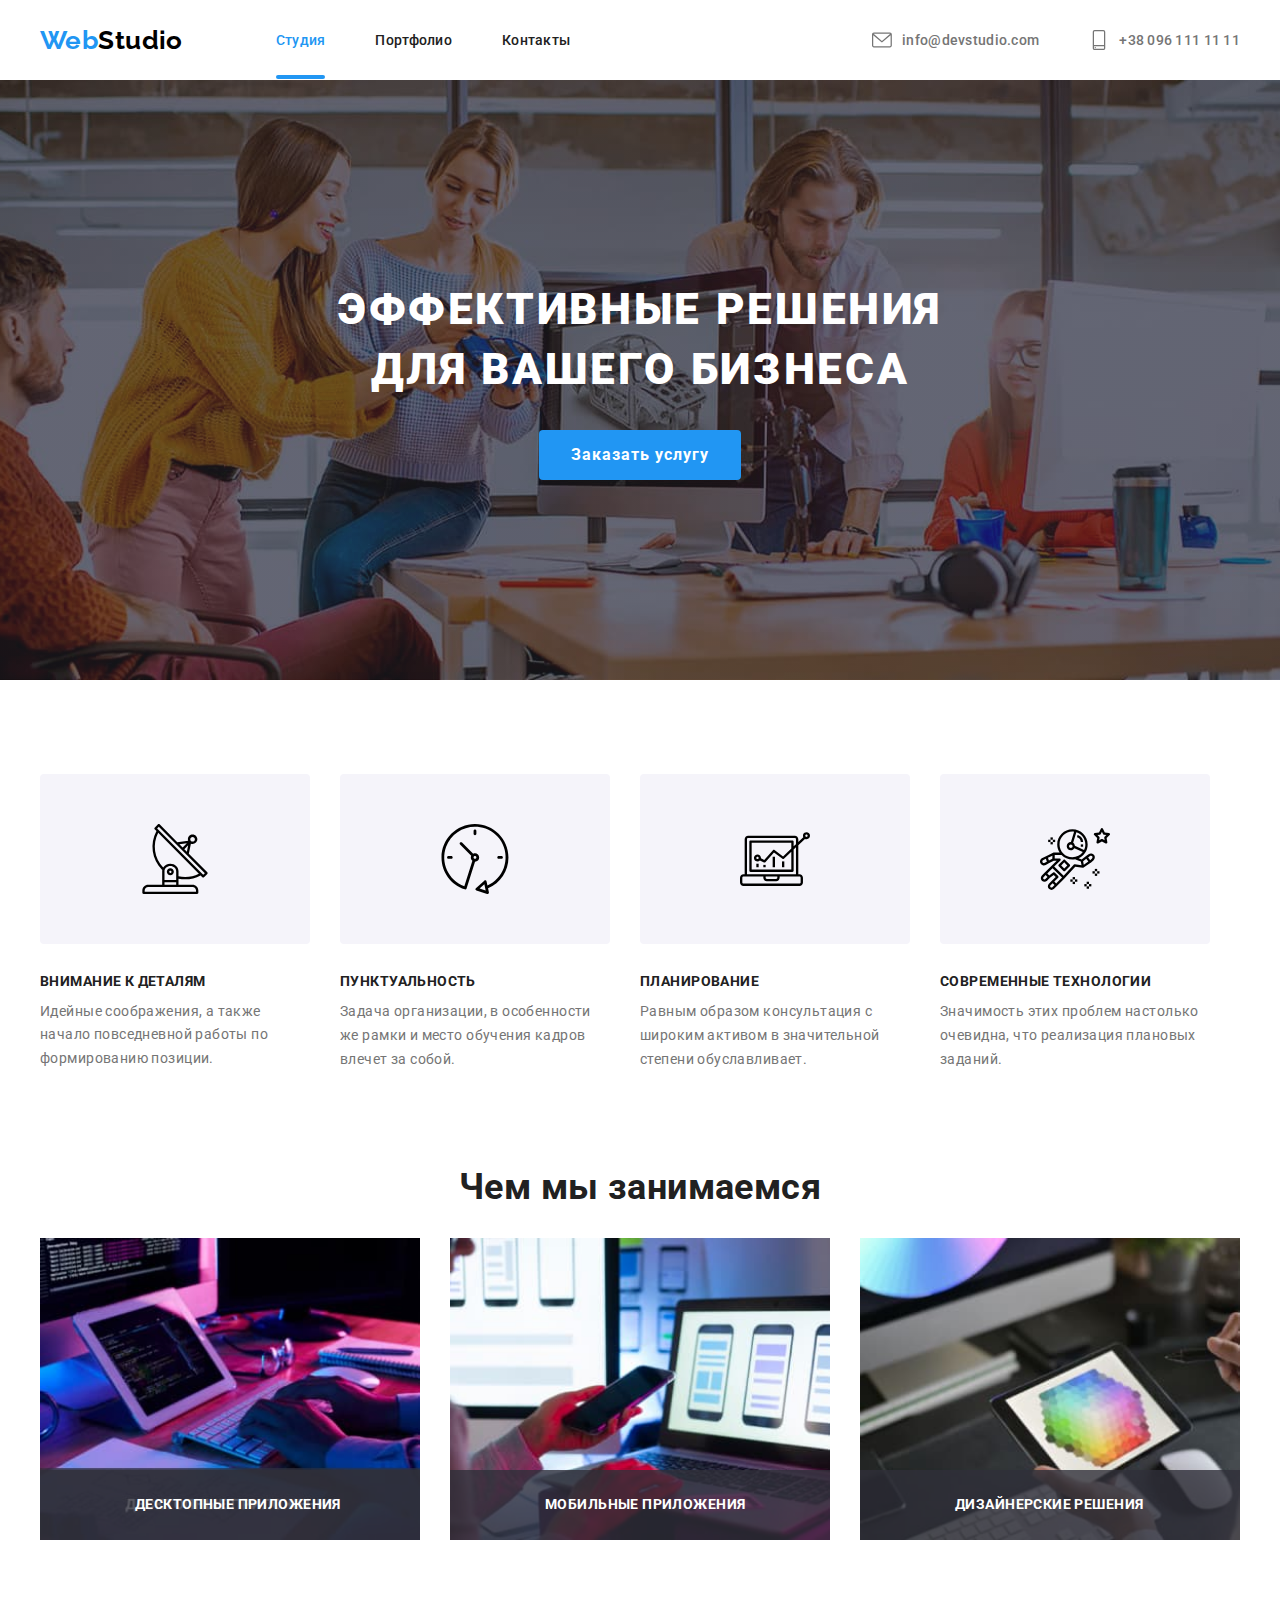
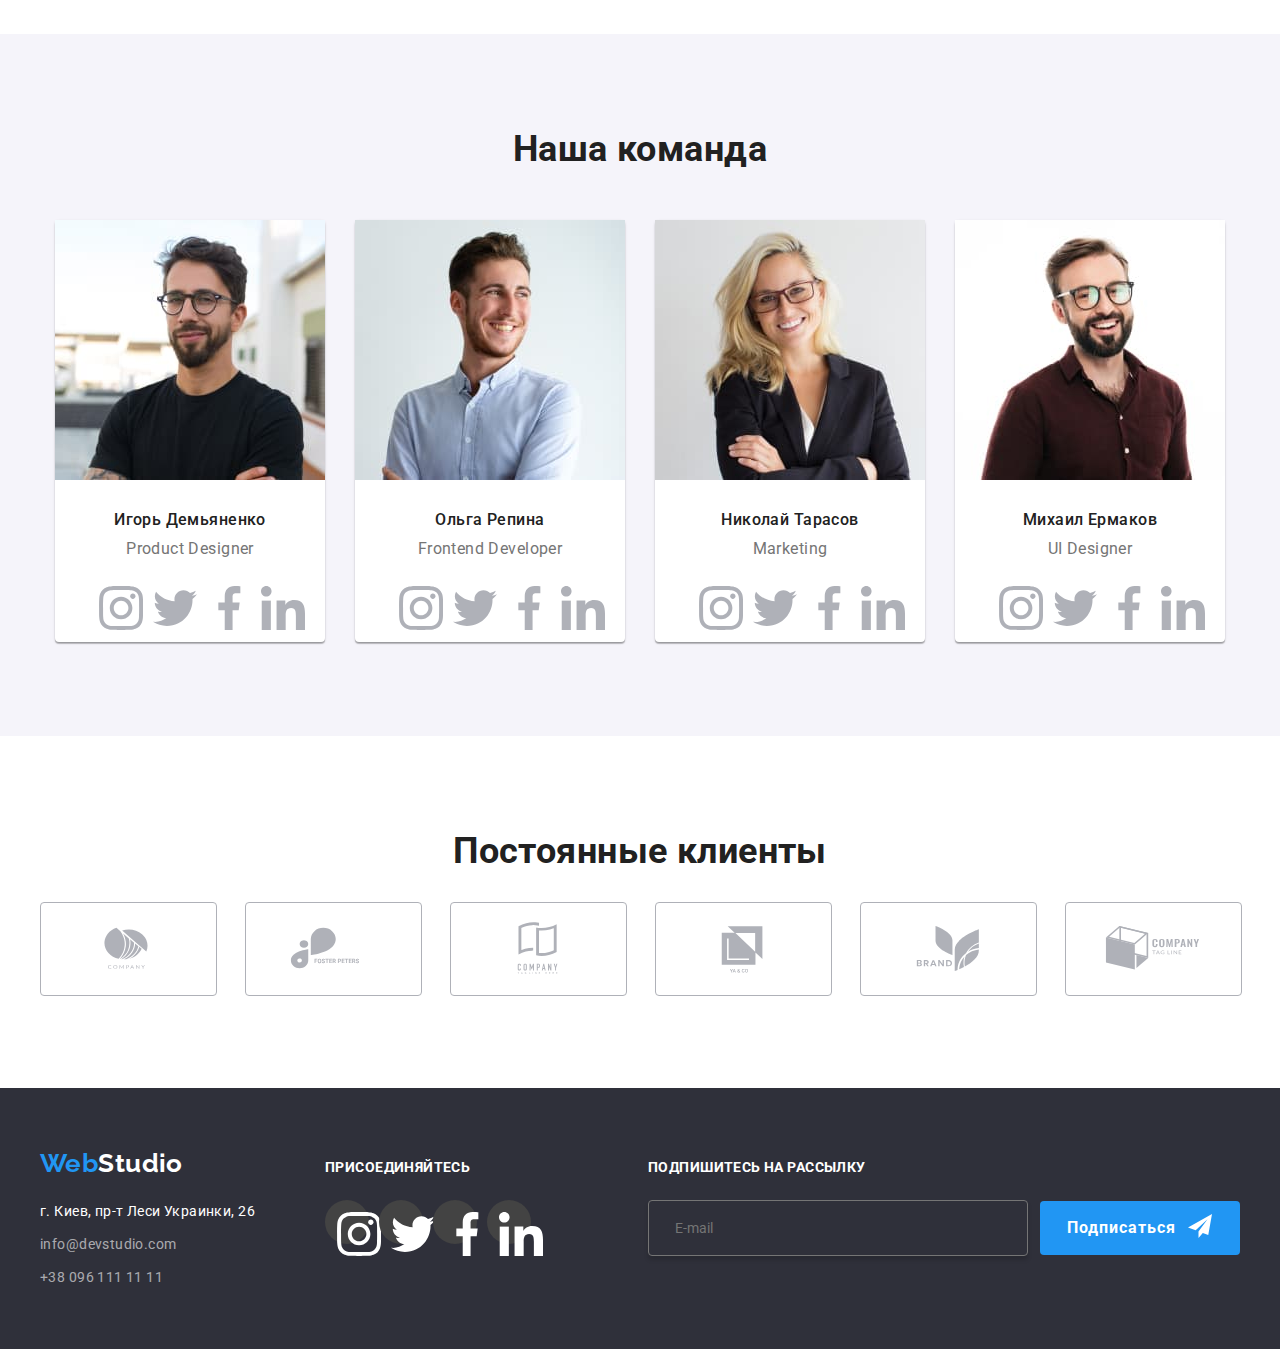
<file: index.html>
<!DOCTYPE html>
<html lang="ru">

<head>
    <meta charset="UTF-8">
    <meta http-equiv="X-UA-Compatible" content="IE=edge">
    <meta name="viewport" content="width=device-width, initial-scale=1.0">
    <title>Document</title>
    <link rel="preconnect" href="https://fonts.googleapis.com">
    <link rel="preconnect" href="https://fonts.gstatic.com" crossorigin>
    <link href="https://fonts.googleapis.com/css2?family=Raleway:wght@700&family=Roboto:wght@400;500;700;900&display=swap"
        rel="stylesheet">
    <link rel="stylesheet" href="https://cdnjs.cloudflare.com/ajax/libs/modern-normalize/1.1.0/modern-normalize.min.css"
        integrity="sha512-wpPYUAdjBVSE4KJnH1VR1HeZfpl1ub8YT/NKx4PuQ5NmX2tKuGu6U/JRp5y+Y8XG2tV+wKQpNHVUX03MfMFn9Q=="
        crossorigin="anonymous" referrerpolicy="no-referrer" /><link rel="stylesheet" href="https://cdnjs.cloudflare.com/ajax/libs/modern-normalize/1.1.0/modern-normalize.min.css"
            integrity="sha512-wpPYUAdjBVSE4KJnH1VR1HeZfpl1ub8YT/NKx4PuQ5NmX2tKuGu6U/JRp5y+Y8XG2tV+wKQpNHVUX03MfMFn9Q=="
            crossorigin="anonymous" referrerpolicy="no-referrer" />
    <link rel="stylesheet" href="./css/main.min.css">
</head>

    <body>
        <div class="page-header">
            <nav class="container header">
                <div class="nav">
                    <a class="logo logo--upper link" href=""><span class="accent">Web</span>Studio</a>
                  
                    <button
                        class="menu-toggle js-open-menu"
                        aria-expanded="false"
                         aria-controls="mobile-menu">
                        <svg class="icon-menu">
                            <use  href="./images/icons.svg#icon-menu"></use>
                        </svg>
                    </button>
                   
                    <div class="menu-container js-menu-container" id="mobile-menu">
                        <button class="menu-toggle js-close-menu">
                            <svg class="icon-cross">
                                <use href="./images/icons.svg#icon-Vector"></use>
                            </svg>
                        </button>
                        <div class="menu-flex">
                            <div class="mob-main-menu">
                                <ul class="mob-header__list list">
                                    <li class="mob-header__item">
                                        <a class="mob-header__link mob-header__link--black header__current link" href="./index.html">Студия</a>
                                    </li>
                                
                                    <li class="mob-header__item">
                                        <a class="mob-header__link header__link--black link" href="./portfolio.html">Портфолио</a>
                                    </li>
                                
                                    <li class="mob-header__item">
                                        <a class="mob-header__link header__link--black link" href="">Контакты</a>
                                    </li>
                                </ul>
                            </div>
                            <div class="mob-contact-menu">
                                <ul class="mob-header__adress list">
                                    <li class="mob-header__item">
                                        <a class="mob-header__link link header__phone mob-header__phone" href="tel:+380961111111"></a>
                                    </li>
                                    <li class="mob-header__item">
                                        <a class="mob-header__link link header__mail mob-header__mail header__contact"
                                            href="mailto:info@devstudio.com"></a>
                                    </li>
                                </ul>
                                <ul class="list social-list social-list-menu">
                                    <li class="social-list__item social-list-menu__mobil">
                                        <a class="social-list__link social-list-menu__link link" href="#">
                                            <p>Instagram</p>
                                        </a>
                                    </li>
                                    <li class="social-list__item social-list-menu__mobil">
                                        <a class="social-list__link social-list-menu__link link" href="#">
                                            <p>Twitter</p>
                                        </a>
                                    </li>
                                    <li class="social-list__item social-list-menu__mobil">
                                        <a class="social-list__link social-list-menu__link link" href="#">
                                            <p>Facebook</p>
                                        </a>
                                    </li>
                                    <li class="social-list__item social-list-menu__mobil">
                                        <a class="social-list__link social-list-menu__link social-list-menu__link--outborder link" href="#">
                                            <p>
                                                Linkadln
                                            </p>
                                        </a>
                                    </li>
                                </ul>
                            </div>
                        </div>
                    </div> 
                </div>
                
                <div class="mobil-menu">
                    <ul class="header__list list">
                        <li class="header__item">
                            <a class="header__link header__link--black header__current link" href="./index.html">Студия</a>
                        </li>
                    
                        <li class="header__item">
                            <a class="header__link header__link--black link" href="./portfolio.html">Портфолио</a>
                        </li>
                    
                        <li class="header__item">
                            <a class="header__link header__link--black link" href="">Контакты</a>
                        </li>
                    </ul>
                    
                    <ul class="header__adress">
                        <li class="header__item">
                            <a class="header__link link header__mail header__contact" href="mailto:info@devstudio.com">
                                <svg class="header__icon" aria-hidden="true">
                                    <use href="./images/icons.svg#icon-envelope"></use>
                                </svg>
                            </a>
                        </li>
                    
                        <li class="header__item">
                            <a class="header__link link header__phone" href="tel:+380961111111">
                                <svg class="header__icon" aria-hidden="true">
                                    <use href="./images/icons.svg#icon-smartphone"></use>
                                </svg>
                            </a>
                        </li>
                    </ul>
                </div>
            </nav>      
        </div>
        <main>
         
           
            <section class="hero hero__overlay section">
                <div class="container">
                    <h1 class="hero__title">Эффективные решения <br> для вашего бизнеса</h1>
                    <button data-modal-open type="button" class="btn">Заказать услугу</button>
                </div>
            </section>

            <section class="section benefit">
                <div class="container">
                    <h2 class="title is-hidden">Преимущества</h2>

                    <ul class="benefit__set">
                        <li class="benefit__list">
                            <div class="benefit__item">
                                <svg class="benefit__icon" aria-hidden="true">
                                    <use href="./images/icons.svg#icon-antenna"></use>
                                </svg>
                            </div>
                            <h3 class="benefit__title">Внимание к деталям</h3>
                            <p class="benefits__text">
                                Идейные соображения, а также начало повседневной работы по формированию позиции.
                            </p>
                        </li>
                    
                        <li class="benefit__list">
                            <div class="benefit__item">
                                <svg class="benefit__icon" aria-hidden="true">
                                    <use href="./images/icons.svg#icon-clock"></use>
                                </svg>
                            </div>
                            <h3 class="benefit__title">Пунктуальность</h3>
                            <p class="benefit__text">
                                Задача организации, в особенности же рамки и место обучения кадров влечет за собой.
                            </p>
                        </li>
                    
                        <li class="benefit__list">
                            <div class="benefit__item">
                                <svg class="benefit__icon" aria-hidden="true">
                                    <use href="./images/icons.svg#icon-diagram"></use>
                                </svg>
                            </div>
                            <h3 class="benefit__title">Планирование</h3>
                            <p class="benefit__text">
                                Равным образом консультация с широким активом в значительной степени обуславливает.
                            </p>
                        </li>
                    
                        <li class="benefit__list">
                            <div class="benefit__item">
                                <svg class="benefit__icon" aria-hidden="true">
                                    <use href="./images/icons.svg#icon-astronaut"></use>
                                </svg>
                            </div>
                            <h3 class="benefit__title">Современные технологии</h3>
                            <p class="benefit__text">
                                Значимость этих проблем настолько очевидна, что реализация плановых заданий.
                            </p>
                        </li>
                    </ul>
                </div>
            </section>

            <section class="section section-activity">
                <div class="container">
                    <h2 class="container__title title">
                        Чем мы занимаемся
                    </h2>
                    <ul class="list section-activity__set">
                        <li class="section-activity__item">
                            <img class="section-activity__img" 
                            srcset="
                            ./images/desk/box.jpg 1x,
                            ./images/desk/box@2x.jpg 2x" 

                            src="./images/desk/box.jpg" alt="код">
                            <div class="section-activity__text">
                                <p>
                                    Десктопные приложения
                                </p>
                            </div>
                        </li>
                        <li class="section-activity__item">
                            <img class="section-activity__img" 
                            srcset="
                            ./images/desk/active.jpg 1x,
                            ./images/desk/active@2x.jpg 2x" 
                            src="./images/desk/active.jpg" alt="разработка">
                            <div  class="section-activity__text">
                                <p>
                                    Мобильные приложения
                                </p>
                            </div>
                        </li>
                        <li class="section-activity__item">
                            <img class="section-activity__img" 
                            srcset="
                            ./images/desk/activity1.jpg 1x,
                            ./images/desk/activity2.jpg 2x"
                            
                            src="./images/desk/activity1.jpg" alt="дизайн">
                            <div class="section-activity__text">
                                <p>
                                    Дизайнерские решения
                                </p>
                            </div>
                        </li>
                    </ul>
                </div>
            </section>

            <section class="section team">
                <div class="container team-container">
                    <h2 class="team-container__title title">
                        Наша команда
                    </h2>
                    <ul class="team__set">
                        <li class="team__item">
                            <img class="team__img" 
                            srcset="
                            ./images/mob/des1.jpg 1x,
                            ./images/mob/des2.jpg 2x,
                            ./images/tablet/Igor.jpg 1x,
                            ./images/tablet/Igor@2x.jpg 2x,
                            ./images/desk/Igor740.jpg 1x,
                            ./images/desk/Igor740@2.jpg 2x" 
                            src="./images/mob/des1.jpg" alt="дизайнер">
                            
                            <div class="team__pack">
                                <h3 class="team__text">Игорь Демьяненко</h3>
                                <p class="team__position">Product Designer</p>
                                
                                <ul class="list social-list">
                                    <li class="social-list__item">
                                        <a class="social-list__link link" href="#">
                                            <svg class="social-list__icon" aria-hidden="true">
                                                <use href="./images/icons.svg#icon-insta"></use>
                                            </svg>
                                        </a>
                                    </li>
                                    <li class="social-list__item">
                                        <a class="social-list__link link" href="#">
                                            <svg class="social-list__icon" aria-hidden="true">
                                                <use href="./images/icons.svg#icon-tw"></use>
                                            </svg>
                                        </a>
                                    </li>
                                    <li class="social-list__item">
                                        <a class="social-list__link link" href="#">
                                            <svg class="social-list__icon" aria-hidden="true">
                                                <use href="./images/icons.svg#icon-fb"></use>
                                            </svg>
                                        </a>
                                    </li>
                                    <li class="social-list__item">
                                        <a class="social-list__link link" href="#">
                                            <svg class="social-list__icon" aria-hidden="true">
                                                <use href="./images/icons.svg#icon-in"></use>
                                            </svg>
                                        </a>
                                    </li>
                                </ul>
                            </div>
                 
                        </li>

                        <li class="team__item">
                            <img class="team__img" 
                            srcset="./images/mob/devel1.jpg 1x,
                            ./images/mob/devel2.jpg 2x,
                            ./images/tablet/olga.jpg 1x,
                            ./images/tablet/Olga@2x.jpg 2x,
                            ./images/desk/Olga740.jpg 1x,
                            ./images/desk/olga740@2x.jpg 2x"
                            
                            src="./images/mob/devel1.jpg" alt="розработчик">

                            <div class="team__pack">
                                <h3 class="team__text">Ольга Репина</h3>
                                <p class="team__position">Frontend Developer</p>
                                <ul class="list social-list">
                                    <li class="social-list__item">
                                        <a class="social-list__link link" href="#">
                                            <svg class="social-list__icon" aria-hidden="true">
                                                <use href="./images/icons.svg#icon-insta"></use>
                                            </svg>
                                        </a>
                                    </li>
                                    <li class="social-list__item">
                                        <a class="social-list__link link" href="#">
                                            <svg class="social-list__icon" aria-hidden="true">
                                                <use href="./images/icons.svg#icon-tw"></use>
                                            </svg>
                                        </a>
                                    </li>
                                    <li class="social-list__item">
                                        <a class="social-list__link link" href="#">
                                            <svg class="social-list__icon" aria-hidden="true">
                                                <use href="./images/icons.svg#icon-fb"></use>
                                            </svg>
                                        </a>
                                    </li>
                                    <li class="social-list__item">
                                        <a class="social-list__link link" href="#">
                                            <svg class="social-list__icon" aria-hidden="true">
                                                <use href="./images/icons.svg#icon-in"></use>
                                            </svg>
                                        </a>
                                    </li>
                                </ul>
                            </div>
                        </li>

                        <li class="team__item">
                            <img class="team__img" 
                             srcset="./images/mob/mark1.jpg 1x,
                            ./images/mob/mark2.jpg 2x,
                            ./images/tablet/mikola.jpg 1x,
                            ./images/tablet/mikola@2x.jpg 2x,
                            ./images/desk/mikola740.jpg 1x,
                            ./images/desk/mikola740@2x.jpg 2x"

                            src="./images/mob/mark1.jpg" alt="маркетолог">
                            
                            <div class="team__pack">
                                <h3 class="team__text">Николай Тарасов</h3>
                                <p class="team__position">Marketing</p>
                                <ul class="list social-list">
                                    <li class="social-list__item">
                                        <a class="social-list__link link" href="#">
                                            <svg class="social-list__icon" aria-hidden="true">
                                                <use href="./images/icons.svg#icon-insta"></use>
                                            </svg>
                                        </a>
                                    </li>
                                    <li class="social-list__item">
                                        <a class="social-list__link link" href="#">
                                            <svg class="social-list__icon" aria-hidden="true">
                                                <use href="./images/icons.svg#icon-tw"></use>
                                            </svg>
                                        </a>
                                    </li>
                                    <li class="social-list__item">
                                        <a class="social-list__link link" href="#">
                                            <svg class="social-list__icon" aria-hidden="true">
                                                <use href="./images/icons.svg#icon-fb"></use>
                                            </svg>
                                        </a>
                                    </li>
                                    <li class="social-list__item">
                                        <a class="social-list__link link" href="#">
                                            <svg class="social-list__icon" aria-hidden="true">
                                                <use href="./images/icons.svg#icon-in"></use>
                                            </svg>
                                        </a>
                                    </li>
                                </ul>
                            </div>
                        </li>

                        <li class="team__item">
                            <img class="team__img" 
                             srcset="./images/mob/design1.jpg 1x,
                            ./images/mob/design2.jpg 2x,
                            ./images/tablet/mihalo.jpg 1x,
                            ./images/tablet/mihalo@2x.jpg 2x,
                            ./images/desk/mihailo740.jpg 1x,
                            ./images/desk/mihailo740@2x.jpg 2x"
                            
                            src="./images/mob/design1.jpg" alt="дизайнер">
                            
                            <div class="team__pack">
                                <h3 class="team__text">Михаил Ермаков</h3>
                                <p class="team__position">UI Designer</p>
                                <ul class="list social-list">
                                    <li class="social-list__item">
                                        <a class="social-list__link link" href="#">
                                            <svg class="social-list__icon" aria-hidden="true">
                                                <use href="./images/icons.svg#icon-insta"></use>
                                            </svg>
                                        </a>
                                    </li>
                                    <li class="social-list__item">
                                        <a class="social-list__link link" href="#">
                                            <svg class="social-list__icon" aria-hidden="true">
                                                <use href="./images/icons.svg#icon-tw"></use>
                                            </svg>
                                        </a>
                                    </li>
                                    <li class="social-list__item">
                                        <a class="social-list__link link" href="#">
                                            <svg class="social-list__icon" aria-hidden="true">
                                                <use href="./images/icons.svg#icon-fb"></use>
                                            </svg>
                                        </a>
                                    </li>
                                    <li class="social-list__item">
                                        <a class="social-list__link link" href="#">
                                            <svg class="social-list__icon" aria-hidden="true">
                                                <use href="./images/icons.svg#icon-in"></use>
                                            </svg>
                                        </a>
                                    </li>
                                </ul>
                            </div>
                        </li>
                    </ul>
                </div>
            </section>

            <section class="section client">
                <div class="container">
                    <h2 class="container__title title">Постоянные клиенты</h2>
                    <ul class="client__set">
                        <li class="client__list">
                            <a class="client__link" href="#">
                                <svg class="client__icon" aria-hidden="true">
                                    <use href="./images/icons.svg#icon-logo"></use>
                                </svg>
                            </a>
                        </li>

                        <li class="client__list">
                            <a class="client__link" href="#">
                                <svg class="client__icon" aria-hidden="true">
                                    <use href="./images/icons.svg#icon-logo-1"></use>
                                </svg>
                            </a>
                        </li>

                        <li class="client__list">
                            <a class="client__link" href="#">
                                <svg class="client__icon" aria-hidden="true">
                                    <use href="./images/icons.svg#icon-logo-2"></use>
                                </svg>
                            </a>
                        </li>

                        <li class="client__list">
                            <a class="client__link" href="#">
                                <svg class="client__icon" aria-hidden="true">
                                    <use href="./images/icons.svg#icon-logo-3"></use>
                                </svg>
                            </a>
                        </li>

                        <li class="client__list">
                            <a class="client__link" href="#">
                                <svg class="client__icon" aria-hidden="true">
                                    <use href="./images/icons.svg#icon-logo-4"></use>
                                </svg>
                            </a>
                        </li>

                        <li class="client__list">
                            <a class="client__link" href="#">
                                <svg class="client__icon" aria-hidden="true">
                                    <use href="./images/icons.svg#icon-untitled"></use>
                                </svg>
                            </a>
                        </li>
                    </ul>
                    
                </div>
            </section>

        </main>

        <footer class="footer">
                <div class="container footer-flex">
                    <div class="adress">
                        <a class="logo link" href=""><span class="accent">Web</span>Studio</a>
                        
                        <address>
                            <ul class="footer-contakts-list list">
                                <li class="footer-menu">
                                    <a class="footer-contakts-link link" href="">г. Киев, пр-т Леси Украинки, 26</a>
                                </li>
                        
                                <li class="footer-menu">
                                    <a class="footer-contakts-link items link" href="mailto:info@devstudio.com">info@devstudio.com</a>
                                </li>
                        
                                <li class="footer-menu">
                                    <a class="footer-contakts-link items link" href="tel:+380961111111">+38 096 111 11 11</a>
                                </li>
                            </ul>
                        </address>
                    </div>
                    
                    <div class="cta">
                        <b class="cta__title">присоединяйтесь</b>
                        <ul class="list list-cta">
                            <li class="social-item-cta">
                                <a class="social-list__link social-list__link--grey link" href="#">
                                    <svg class="social-icon-cta" aria-hidden="true" height="20" width="20">
                                        <use href="./images/icons.svg#icon-insta"></use>
                                    </svg>
                                </a>
                            </li>
                            <li class="social-item-cta">
                                <a class="social-list__link social-list__link--grey link" href="#">
                                    <svg class="social-icon-cta" aria-hidden="true">
                                        <use href="./images/icons.svg#icon-tw"></use>
                                    </svg>
                                </a>
                            </li>
                            <li class="social-item-cta">
                                <a class="social-list__link social-list__link--grey link" href="#">
                                    <svg class="social-icon-cta" aria-hidden="true">
                                        <use href="./images/icons.svg#icon-fb"></use>
                                    </svg>
                                </a>
                            </li>
                            <li class="social-item-cta">
                                <a class="social-list__link social-list__link--grey link" href="#">
                                    <svg class="social-icon-cta" aria-hidden="true">
                                        <use href="./images/icons.svg#icon-in"></use>
                                    </svg>
                                </a>
                            </li>
                        </ul>
                    </div>

                    <div class="follow-form">
                        <b class="cta__title">подпишитесь на рассылку</b>
                        <form class="form-follow-send">
                            <label class="form-follow-lable" for="follow-email"></label>
                            <input class="form-follow-input" id="follow-email" type="text" name="email" placeholder="E-mail">
                            <button class="form-send-button" type="submit">Подписаться
                                <svg class="form-send-icon" aria-hidden="true" width="24" height="24">
                                    <use href="./images/icons.svg#icon-send"></use>
                                </svg>
                            </button>
                        </form>
                    </div>
                </div>
        </footer>
        
        <div class="backdrop is-hidden" data-modal>
            <div class="modal">
                <button type="button" data-modal-close class="modal-button">
                    <svg class="close-button" aria-hidden="true" width="11" height="11">
                        <use href="./images/icons.svg#icon-Vector"></use>
                    </svg>
                </button>
                <strong class="title title--small">
                    Оставьте свои данные, мы вам перезвоним
                </strong>
                <form class="form" name="form-main">
                    <label class="form-field-lable" for="user-name">Имя</label>
                    <div class="form-field-group">
                        <input class="form-field-input" id="user-name" type="text" name="name" autofocus>
                        <svg class="form-field-icon" aria-hidden="true" width="12" height="12">
                            <use href="./images/icons.svg#icon-user"></use>
                        </svg>
                    </div>

                    <label class="form-field-lable" for="user-tel">Телефон</label>
                    <div class="form-field-group">
                        <input class="form-field-input" id="user-tel" type="tel" name="tel">
                        <svg class="form-field-icon" aria-hidden="true" width="13" height="13">
                            <use href="./images/icons.svg#icon-tel"></use>
                        </svg>
                    </div>
                
                    <label class="form-field-lable" for="user-email">Почта</label>
                    <div class="form-field-group">
                        <input class="form-field-input" id="user-email" type="email" name="email">
                        <svg class="form-field-icon" aria-hidden="true" width="15" height="12">
                            <use href="./images/icons.svg#icon-email"></use>
                        </svg>
                    </div>
                
                    <label class="form-field-lable" for="user-comment">Коментарий</label>
                    <div class="form-field-group">
                        
                        <textarea class="form-field-input form-field-textarea" name="feedback" id="user-comment" rows="10"
                            placeholder="Введите текст"></textarea>
                    </div>

                    <label class="check option"><a class="check__agree" href="">Условия договора</a>Соглашаюсь с рассылкой и принимаю 
                        <input class="check__input visually-hidden" type="checkbox" name="term-condition">
                    </label>
                    <button class="form-field-button" type="submit">Отправить</button>
                </form>
            </div>
        </div>
        <script defer src="./js/mobil-menu.js"></script>
        <script src="./js/modal.js"></script>
    </body>
</html>
</file>
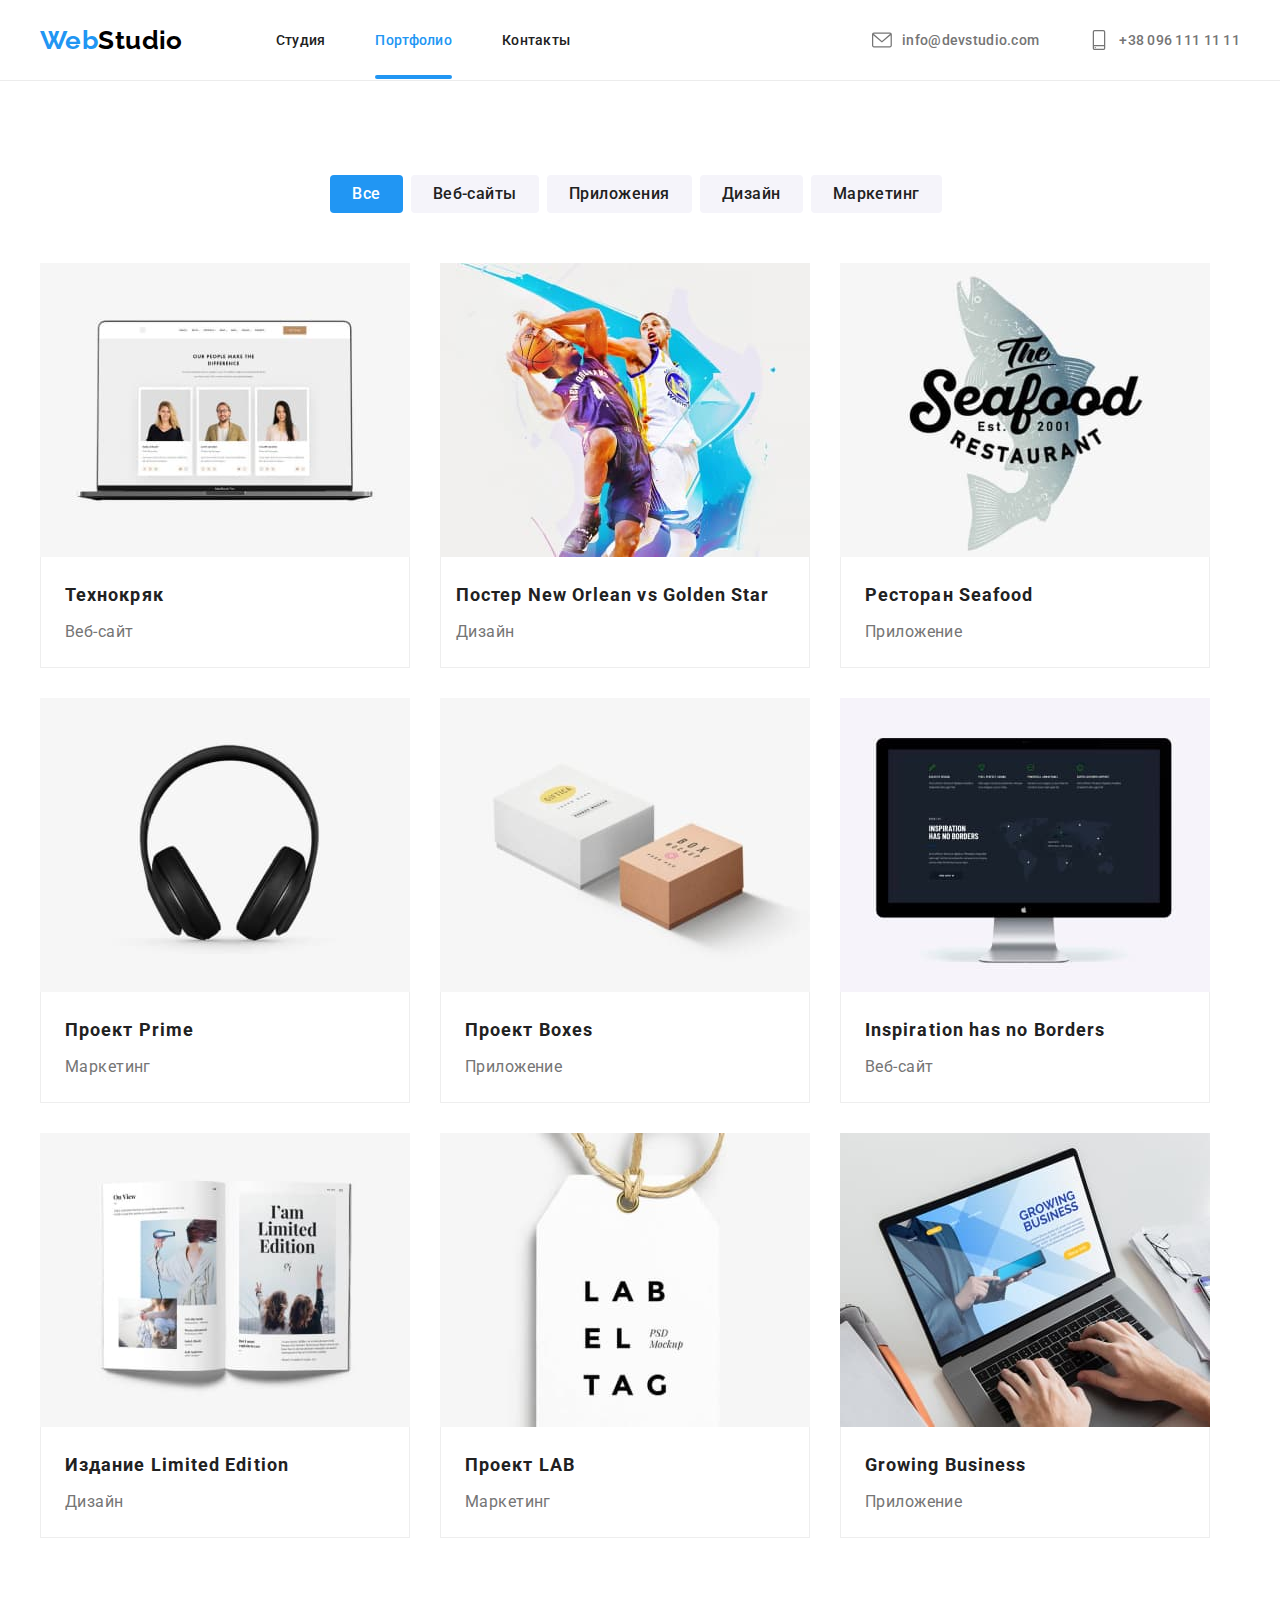
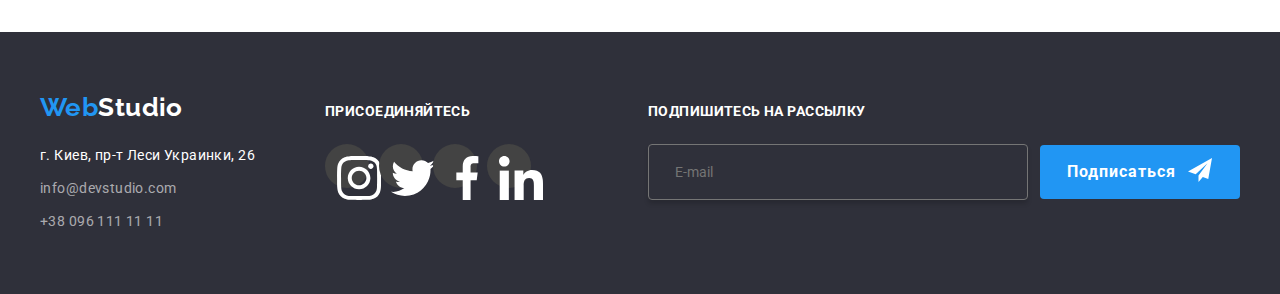
<file: portfolio.html>
<!DOCTYPE html>
<html lang="ru">
    <head>
        <meta charset="UTF-8">
        <meta http-equiv="X-UA-Compatible" content="IE=edge">
        <meta name="viewport" content="width=device-width, initial-scale=1.0">
        <title>Document</title>
        <link rel="preconnect" href="https://fonts.googleapis.com">
        <link rel="preconnect" href="https://fonts.gstatic.com" crossorigin>
        <link href="https://fonts.googleapis.com/css2?family=Raleway:wght@700&family=Roboto:wght@400;500;700;900&display=swap"
            rel="stylesheet">
        <link rel="stylesheet" href="https://cdnjs.cloudflare.com/ajax/libs/modern-normalize/1.1.0/modern-normalize.min.css"
            integrity="sha512-wpPYUAdjBVSE4KJnH1VR1HeZfpl1ub8YT/NKx4PuQ5NmX2tKuGu6U/JRp5y+Y8XG2tV+wKQpNHVUX03MfMFn9Q=="
            crossorigin="anonymous" referrerpolicy="no-referrer" />
        <link rel="stylesheet" href="./css/main.min.css">
    </head>

    <body class="page">
            <div class="page-header header--border">
                <nav class="container header">
                    <div class="nav">
                        <a class="logo logo--upper link" href=""><span class="accent">Web</span>Studio</a>
            
                        <button class="menu-toggle js-open-menu" aria-expanded="false" aria-controls="mobile-menu">
                            <svg class="icon-menu">
                                <use href="./images/icons.svg#icon-menu"></use>
                            </svg>
                        </button>
            
                        <div class="menu-container js-menu-container" id="mobile-menu">
                            <div class="menu-flex">
            
                                <ul class="mob-header__list list">
                                    <li class="mob-header__item">
                                        <a class="mob-header__link mob-header__link--black  link"
                                            href="./index.html">Студия</a>
                                    </li>
            
                                    <li class="mob-header__item">
                                        <a class="mob-header__link header__link--black header__current link" href="./portfolio.html">Портфолио</a>
                                    </li>
            
                                    <li class="mob-header__item">
                                        <a class="mob-header__link header__link--black link" href="">Контакты</a>
                                    </li>
                                </ul>
                                <button class="menu-toggle js-close-menu">
                                    <svg class="icon-cross">
                                        <use href="./images/icons.svg#icon-Vector"></use>
                                    </svg>
                                </button>
                            </div>
                            <div>
                                <ul class="mob-header__adress list">
                                    <li class="mob-header__item">
                                        <a class="mob-header__link link header__phone mob-header__phone"
                                            href="tel:+380961111111"></a>
                                    </li>
                                    <li class="mob-header__item">
                                        <a class="mob-header__link link header__mail mob-header__mail header__contact"
                                            href="mailto:info@devstudio.com"></a>
                                    </li>
            
                                </ul>
                            </div>
            
                            <div>
                                <ul class="list social-list social-list-menu">
                                    <li class="social-list__item social-list-menu__mobil">
                                        <a class="social-list__link social-list-menu__link link" href="#">
                                            <p>Instagram</p>
                                        </a>
                                    </li>
                                    <li class="social-list__item social-list-menu__mobil">
                                        <a class="social-list__link social-list-menu__link link" href="#">
                                            <p>Twitter</p>
                                        </a>
                                    </li>
                                    <li class="social-list__item social-list-menu__mobil">
                                        <a class="social-list__link social-list-menu__link link" href="#">
                                            <p>Facebook</p>
                                        </a>
                                    </li>
                                    <li class="social-list__item social-list-menu__mobil">
                                        <a class="social-list__link social-list-menu__link social-list-menu__link--outborder link"
                                            href="#">
                                            <p>
                                                Linkadln
                                            </p>
                                        </a>
                                    </li>
                                </ul>
            
                            </div>
            
                        </div>
                    </div>
            
                    <div class="mobil-menu">
                        <ul class="header__list list">
                            <li class="header__item">
                                <a class="header__link header__link--black  link" href="./index.html">Студия</a>
                            </li>
            
                            <li class="header__item">
                                <a class="header__link header__link--black header__current link" href="./portfolio.html">Портфолио</a>
                            </li>
            
                            <li class="header__item">
                                <a class="header__link header__link--black link" href="">Контакты</a>
                            </li>
                        </ul>
            
                        <ul class="header__adress">
                            <li class="header__item">
                                <a class="header__link link header__mail header__contact" href="mailto:info@devstudio.com">
                                    <svg class="header__icon" aria-hidden="true">
                                        <use href="./images/icons.svg#icon-envelope"></use>
                                    </svg>
                                </a>
                            </li>
            
                            <li class="header__item">
                                <a class="header__link link header__phone" href="tel:+380961111111">
                                    <svg class="header__icon" aria-hidden="true">
                                        <use href="./images/icons.svg#icon-smartphone"></use>
                                    </svg>
                                </a>
                            </li>
                        </ul>
                    </div>
                </nav>
            </div>
        <main>
            <section class="section section-portfolio">
                <div class="container">
                    <h1 class="button-caption">Заголовки</h1>
                    <ul class="list button-list">
                        <li class="btn-list"><button class="button active" type="button">Все</button></li>
                        <li class="btn-list"><button class="button" type="button">Веб-сайты</button></li>
                        <li class="btn-list"><button class="button" type="button">Приложения</button></li>
                        <li class="btn-list"><button class="button" type="button">Дизайн</button></li>
                        <li class="btn-list"><button class="button" type="button">Маркетинг</button></li>
                    </ul>

                    <ul class="project list">
                            <li class="project__list">
                                <a class="project__link link" href="">
                                    <div class="project__img">
                                        <img srcset="
                                        ./images/mob/web.jpg 1x,
                                        ./images/mob/web2.jpg 2x,
                                        ./images/tablet/deskteam.jpg 1x,
                                        ./images/tablet/deskteam@2x.jpg 2x,
                                        ./images/desk/teamdesk.jpg 1x,
                                        ./images/desk/teamdesk@2x.jpg 2x
                                        "                                        
                                        src="./images/mob/web.jpg" alt="Веб-сайт">
                                        <div class="project__overlay">
                                            <p>
                                                Ресурс предлагает комплексные предложения с разным уровнем функционала и сервисов. Все это позволит посетителю
                                                получить
                                                исчерпывающие сведения о компании или частном лице.
                                            </p>
                                        </div>
                                    </div>
                                    <div class="project__group">
                                        <h2 class="project__title">Технокряк</h2>
                                        <p class="project__text">Веб-сайт</p>
                                    </div>
                                </a>
                            </li>
                            <li class="project__list">
                                <a class="project__link link" href="">
                                    <div  class="project__img">
                                        <img 
                                        srcset="
                                        ./images/mob/design-mob.jpg 1x,
                                        ./images/mob/design-mob2.jpg 2x,
                                        ./images/tablet/design.jpg 1x,
                                        ./images/tablet/design@2x.jpg 2x,
                                        ./images/desk/design740.jpg 1x,
                                        ./images/desk/design740@2x.jpg 2x
                                        "                                 
                                        
                                        src="./images/mob/desk-mob.jpg" alt="Дизайн" height="405">
                                        <div class="project__overlay">
                                            <p>
                                                Ресурс предлагает комплексные предложения с разным уровнем функционала и сервисов. Все это позволит
                                                посетителю
                                                получить
                                                исчерпывающие сведения о компании или частном лице.
                                            </p>
                                        </div>
                                    </div>
                                    <div class="project__group project__large">
                                        <h2 class="project__title">Постер New Orlean vs Golden Star</h2>
                                        <p class="project__text">Дизайн</p>
                                    </div>
                                </a>
                                
                            </li>
                            <li class="project__list">
                                <a class="project__link link" href="">
                                    <div class="project__img">
                                        <img 
                                        srcset="
                                        ./images/mob/restaurant-mob.jpg 1x,
                                        ./images/mob/restaurant-mob2.jpg 2x,
                                        ./images/tablet/restaurant.jpg 1x,
                                        ./images/tablet/restaurant@2x.jpg 2x,
                                        ./images/desk/restaurant-big.jpg 1x,
                                        ./images/desk/restaurant-big@2x.jpg 2x
                                        "                                 
                                        src="./images/mob/restaurant-mob.jpg" alt="Приложение" height="405">
                                        <div class="project__overlay">
                                            <p>
                                                Ресурс предлагает комплексные предложения с разным уровнем функционала и сервисов. Все это позволит
                                                посетителю
                                                получить
                                                исчерпывающие сведения о компании или частном лице.
                                            </p>
                                        </div>
                                    </div>
                                    <div class="project__group">
                                        <h2 class="project__title">Ресторан Seafood</h2>
                                        <p class="project__text">Приложение</p>
                                    </div>
                                </a>
                                
                            </li>
                            <li class="project__list">
                                <a class="project__link link" href="">
                                    <div class="project__img">
                                        <img 
                                        srcset="
                                        ./images/mob/headphones.jpg 1x,
                                        ./images/mob/headphones-mob2.jpg 2x,
                                        ./images/tablet/headphones.jpg 1x,
                                        ./images/tablet/headphones@2x.jpg 2x,
                                        ./images/desk/headphones-desk.jpg 1x,
                                        ./images/desk/headphones-desk@2x.jpg 2x
                                        "                                 
                                        
                                        src="./images/mob/headphones.jpg" alt="Маркетинг" height="405">
                                        <div class="project__overlay">
                                            <p>
                                                Ресурс предлагает комплексные предложения с разным уровнем функционала и сервисов. Все это позволит
                                                посетителю
                                                получить
                                                исчерпывающие сведения о компании или частном лице.
                                            </p>
                                        </div>
                                    </div>
                                    <div class="project__group">
                                        <h2 class="project__title">Проект Prime</h2>
                                        <p class="project__text">Маркетинг</p>
                                    </div>
                                </a>
                            </li>
                            <li class="project__list">
                                <a class="project__link link" href="">
                                    <div class="project__img">
                                        <img 
                                        srcset="
                                        ./images/mob/box-mob.jpg 1x,
                                        ./images/mob/box-mob2.jpg 2x,
                                        ./images/tablet/box.jpg 1x,
                                        ./images/tablet/box@2x.jpg 2x,
                                        ./images/desk/box-desk.jpg 1x,
                                        ./images/desk/box-desk@2x.jpg 2x
                                        "                                 
                                                                          
                                        src="./images/mob/box-mob.jpg" alt="Приложение" height="405">
                                        <div class="project__overlay">
                                            <p>
                                                Ресурс предлагает комплексные предложения с разным уровнем функционала и сервисов. Все это позволит
                                                посетителю
                                                получить
                                                исчерпывающие сведения о компании или частном лице.
                                            </p>
                                        </div>
                                    </div>
                                    <div class="project__group">
                                        <h2 class="project__title">Проект Boxes</h2>
                                        <p class="project__text">Приложение</p>
                                    </div>
                                </a>
                            </li>
                            <li class="project__list">
                                <a class="project__link link" href="">
                                    <div class="project__img">
                                        <img 
                                        srcset="
                                        ./images/mob/desk-mob.jpg 1x,
                                        ./images/mob/desk-mob2.jpg 2x,
                                        ./images/tablet/desktop.jpg 1x,
                                        ./images/tablet/desktop@2x.jpg 2x,
                                        ./images/desk/desk-desk.jpg 1x,
                                        ./images/desk/desk-desk@2x.jpg 2x
                                        "                                 
                                        src="./images/mob/desk-mob.jpg" alt="Веб-сайт" height="405">
                                        <div class="project__overlay">
                                            <p>
                                                Ресурс предлагает комплексные предложения с разным уровнем функционала и сервисов. Все это позволит
                                                посетителю
                                                получить
                                                исчерпывающие сведения о компании или частном лице.
                                            </p>
                                        </div>
                                    </div>
                                    <div class="project__group">
                                        <h2 class="project__title">Inspiration has no Borders</h2>
                                        <p class="project__text">Веб-сайт</p>
                                    </div>
                                </a>
                            </li>
                            <li class="project__list">
                                <a class="project__link link" href="">
                                    <div class="project__img">
                                        <img 
                                         srcset="
                                        ./images/mob/bookmob.jpg 1x,
                                        ./images/mob/bookmob2.jpg 2x,
                                        ./images/tablet/book.jpg 1x,
                                        ./images/tablet/book@2x.jpg 2x,
                                        ./images/desk/book-desk.jpg 1x,
                                        ./images/desk/book-desk@2x.jpg 2x
                                        " 
                                        
                                        src="./images//mob/book-mob.jpg" alt="Дизайн" height="405">
                                        <div class="project__overlay">
                                            <p>
                                                Ресурс предлагает комплексные предложения с разным уровнем функционала и сервисов. Все это позволит
                                                посетителю
                                                получить
                                                исчерпывающие сведения о компании или частном лице.
                                            </p>
                                        </div>
                                    </div>
                                    <div class="project__group">
                                        <h2 class="project__title">Издание Limited Edition</h2>
                                        <p class="project__text">Дизайн</p>
                                    </div>
                                </a>
                            </li>
                            <li class="project__list">
                                <a class="project__link link" href="">
                                    <div class="project__img">
                                        <img 
                                        srcset="
                                        ./images/mob/label-mob.jpg 1x,
                                        ./images/mob/label-mob2.jpg 2x,
                                        ./images/tablet/label.jpg 1x,
                                        ./images/tablet/label@2x.jpg 2x,
                                        ./images/desk/label-desk.jpg 1x,
                                        ./images/desk/label-desk@2x.jpg 2x
                                        " 
                                        
                                        src="./images/mob/label-mob.jpg" alt="Маркетинг" height="405">
                                        <div class="project__overlay">
                                            <p>
                                                Ресурс предлагает комплексные предложения с разным уровнем функционала и сервисов. Все это позволит
                                                посетителю
                                                получить
                                                исчерпывающие сведения о компании или частном лице.
                                            </p>
                                        </div>
                                    </div>
                                    <div class="project__group">
                                        <h2 class="project__title">Проект LAB</h2>
                                        <p class="project__text">Маркетинг</p>
                                    </div>
                                </a>
                            </li>
                            <li class="project__list">
                                <a class="project__link link" href="">
                                    <div class="project__img">
                                        <img 
                                         srcset="
                                        ./images/mob/laptop-mob.jpg 1x,
                                        ./images/mob/laptop-mob2.jpg 2x,
                                        ./images/tablet/laptop.jpg 1x,
                                        ./images/tablet/laptop@2x.jpg 2x,
                                        ./images/desk/laptop-desk.jpg 1x,
                                        ./images/desk/laptop-desk@2x.jpg 2x
                                        " 
                                        
                                        
                                        src="./images/mob/laptop-mob.jpg" alt="Приложение" height="405">
                                        <div class="project__overlay">
                                            <p>
                                                Ресурс предлагает комплексные предложения с разным уровнем функционала и сервисов. Все это позволит
                                                посетителю
                                                получить
                                                исчерпывающие сведения о компании или частном лице.
                                            </p>
                                        </div>
                                    </div>
                                    <div class="project__group">
                                        <h2 class="project__title">Growing Business</h2>
                                        <p class="project__text">Приложение</p>
                                    </div>
                                </a>
                            </li>
                    </ul>
                </div>
            </section>
        </main>
        
        <footer class="footer">
            <div class="container footer-flex">
                <div class="adress">
                    <a class="logo link" href=""><span class="accent">Web</span>Studio</a>
        
                    <address>
                        <ul class="footer-contakts-list list">
                            <li class="footer-menu">
                                <a class="footer-contakts-link link" href="">г. Киев, пр-т Леси Украинки, 26</a>
                            </li>
        
                            <li class="footer-menu">
                                <a class="footer-contakts-link items link"
                                    href="mailto:info@devstudio.com">info@devstudio.com</a>
                            </li>
        
                            <li class="footer-menu">
                                <a class="footer-contakts-link items link" href="tel:+380961111111">+38 096 111 11 11</a>
                            </li>
                        </ul>
                    </address>
                </div>
        
                <div class="cta">
                    <b class="cta__title">присоединяйтесь</b>
                    <ul class="list list-cta">
                        <li class="social-item-cta">
                            <a class="social-list__link social-list__link--grey link" href="#">
                                <svg class="social-icon-cta" aria-hidden="true">
                                    <use href="./images/icons.svg#icon-insta"></use>
                                </svg>
                            </a>
                        </li>
                        <li class="social-item-cta">
                            <a class="social-list__link social-list__link--grey link" href="#">
                                <svg class="social-icon-cta" aria-hidden="true">
                                    <use href="./images/icons.svg#icon-tw"></use>
                                </svg>
                            </a>
                        </li>
                        <li class="social-item-cta">
                            <a class="social-list__link social-list__link--grey link" href="#">
                                <svg class="social-icon-cta" aria-hidden="true">
                                    <use href="./images/icons.svg#icon-fb"></use>
                                </svg>
                            </a>
                        </li>
                        <li class="social-item-cta">
                            <a class="social-list__link social-list__link--grey link" href="#">
                                <svg class="social-icon-cta" aria-hidden="true">
                                    <use href="./images/icons.svg#icon-in"></use>
                                </svg>
                            </a>
                        </li>
                    </ul>
                </div>

                <div class="follow-form">
                    <b class="cta__title">подпишитесь на рассылку</b>
                    <form class="form-follow-send">
                        <label class="form-follow-lable" for="follow-email"></label>
                        <input class="form-follow-input" id="follow-email" type="text" name="email" placeholder="E-mail">
                        <button class="form-send-button" type="submit">Подписаться
                            <svg class="form-send-icon" aria-hidden="true" width="24" height="24">
                                <use href="./images/icons.svg#icon-send"></use>
                            </svg>
                        </button>
                    </form>
                </div>
            </div>
        </footer>
        <script defer src="./js/mobil-menu.js"></script>
    </body>
</html>
</file>
<file: css/main.min.css>
/*! normalize.css v8.0.1 | MIT License | github.com/necolas/normalize.css */html{line-height:1.15;-webkit-text-size-adjust:100%}body{margin:0}main{display:block}h1{font-size:2em;margin:.67em 0}hr{box-sizing:content-box;height:0;overflow:visible}pre{font-family:monospace,monospace;font-size:1em}a{background-color:rgba(0,0,0,0)}abbr[title]{border-bottom:none;text-decoration:underline;-webkit-text-decoration:underline dotted;text-decoration:underline dotted}b,strong{font-weight:bolder}code,kbd,samp{font-family:monospace,monospace;font-size:1em}small{font-size:80%}sub,sup{font-size:75%;line-height:0;position:relative;vertical-align:baseline}sub{bottom:-0.25em}sup{top:-0.5em}img{border-style:none}button,input,optgroup,select,textarea{font-family:inherit;font-size:100%;line-height:1.15;margin:0}button,input{overflow:visible}button,select{text-transform:none}button,[type=button],[type=reset],[type=submit]{-webkit-appearance:button}button::-moz-focus-inner,[type=button]::-moz-focus-inner,[type=reset]::-moz-focus-inner,[type=submit]::-moz-focus-inner{border-style:none;padding:0}button:-moz-focusring,[type=button]:-moz-focusring,[type=reset]:-moz-focusring,[type=submit]:-moz-focusring{outline:1px dotted ButtonText}fieldset{padding:.35em .75em .625em}legend{box-sizing:border-box;color:inherit;display:table;max-width:100%;padding:0;white-space:normal}progress{vertical-align:baseline}textarea{overflow:auto}[type=checkbox],[type=radio]{box-sizing:border-box;padding:0}[type=number]::-webkit-inner-spin-button,[type=number]::-webkit-outer-spin-button{height:auto}[type=search]{-webkit-appearance:textfield;outline-offset:-2px}[type=search]::-webkit-search-decoration{-webkit-appearance:none}::-webkit-file-upload-button{-webkit-appearance:button;font:inherit}details{display:block}summary{display:list-item}template{display:none}[hidden]{display:none}html{box-sizing:border-box}:root{--font-family-primary: "Roboto", sans-serif;--font-family-logo: "Raleway", sans-serif;--color-background-primary: #e5e5e5;--color-tertiary: #ffffff;--color-primary: #757575;--color-secondary: #212121;--color-accent: #2196f3;--color-background: #2f303a;--color-button: #f5f4fa;--color-button-secondary: #eeeeee;--color-logo: #000000;--color-top: #ececec;--color-client: #afb1b8}.link{text-decoration:none;color:inherit;transition:opacity 250ms cubic-bezier(0.4, 0, 0.2, 1)}.list,.benefit__set,.client__set,.team__set{list-style:none;padding:0;margin:0;display:flex}h1,h2,h3,h4,h5,h6,p{margin:0}img{display:block;height:auto}@media screen and (max-width: 767px){img{width:100%}}*:focus-visible{outline:none}.logo{font-family:var(--font-family-logo);color:var(--color-logo);font-weight:700;font-size:26px;line-height:1.19;margin-top:26px;margin-bottom:26px}.footer .logo{color:var(--color-tertiary);margin-left:170px;margin:auto}@media screen and (min-width: 768px){.footer .logo{margin:0}}.header{display:block;align-items:center;position:relative}@media screen and (min-width: 768px){.header{display:flex}}@media screen and (min-width: 768px){.page-header{height:80px}}@media screen and (min-width: 768px)and (max-width: 1199px){.header__adress{display:block;list-style:none;margin-top:21px;margin-bottom:21px}}@media screen and (min-width: 1200px){.header__adress{display:flex;list-style:none;align-items:center;padding:0;margin-left:auto}}@media screen and (min-width: 768px){.header__list{list-style:none;padding-top:32px}}@media screen and (min-width: 1200px){.header__list{margin-left:93px}}@media screen and (max-width: 767px){.mobil-menu{display:none}}@media screen and (min-width: 768px){.mobil-menu{display:flex;height:100%;width:100%}}@media screen and (min-width: 1200px){.mobil-menu{justify-content:space-between}}.header__link{font-weight:500;line-height:1.14;line-height:100%;letter-spacing:.02em;display:flex;align-items:center;fill:var(--color-primary);cursor:pointer;color:var(--color-primary)}.header__link--black{color:var(--color-secondary)}@media screen and (min-width: 768px){.header__link--black{padding-bottom:32px}}.header__link:hover,.header__link:focus,.header__current,.accent{color:var(--color-accent);fill:var(--color-accent);transition:cubic-bezier(0.4, 0, 0.2, 1);transition-duration:250ms}.header__current{position:relative}.header__link.header__current::after{position:absolute;content:" ";display:block;background-color:var(--color-accent);bottom:0;height:4px;width:100%;border-radius:2px}.header__mail::after{content:"info@devstudio.com";display:inline-block}@media screen and (min-width: 768px)and (max-width: 1199px){.header__mail{padding-bottom:10px}}.header__phone::after{content:"+38 096 111 11 11";display:inline-block}.header__icon{width:20px;height:20px;margin-right:10px}.nav{height:80px;position:relative;display:flex;align-items:center;justify-content:space-between}@media screen and (min-width: 768px)and (max-width: 1199px){.nav{margin-right:88px}}.header__item:not(:last-child){margin-right:50px}@media screen and (min-width: 768px){.header--border{border-bottom:1px solid var(--color-top)}}.section-activity{display:none}@media screen and (min-width: 1200px){.section-activity{display:flex;padding-bottom:94px}}@media screen and (max-width: 767px){.section-activity__set{display:block}}.section-activity__item:not(:last-child){margin-right:30px}.section-activity__item{position:relative;width:100%}.section-activity__item::before{position:absolute;bottom:0;background-color:rgba(47,48,58,.8);content:" ";width:100%;height:70px}.section-activity__img{width:100%}.section-activity__text{bottom:27px;position:absolute;font-weight:700;text-transform:uppercase;line-height:1.17;color:var(--color-tertiary);left:25%}.team{background-color:var(--color-button);padding-bottom:60px;padding-top:60px}@media screen and (min-width: 1200px){.team{padding-bottom:94px}}.team__img{width:100%}.team__text{color:var(--color-secondary);font-size:16px;font-weight:500;line-height:1.19;text-align:center;margin-bottom:10px}.team__position{color:var(--color-primary);font-size:16px;line-height:1.19;text-align:center;margin-bottom:16px}.team__pack{padding-bottom:24px;padding-top:30px}@media screen and (max-width: 767px){.team__set{display:block;width:100%;margin-top:30px;flex-wrap:wrap}}@media screen and (min-width: 768px){.team__set{display:flex;justify-content:center;flex-wrap:wrap;margin-top:30px}}@media screen and (min-width: 1200px){.team__set{margin-top:50px}}.team .team__item{background-color:#fff;border-radius:4px;box-shadow:0px 2px 1px 0px rgba(0,0,0,.2),0px 1px 1px 0px rgba(0,0,0,.14),0px 1px 3px 0px rgba(0,0,0,.12)}@media screen and (min-width: 768px)and (max-width: 1199px){.team .team__item{flex-basis:calc((100% - 60px)/2)}}@media screen and (max-width: 767px){.team__item:not(:last-child){margin-bottom:30px}}@media screen and (min-width: 768px){.team__item:not(:nth-child(2n)){margin-right:30px}}@media screen and (min-width: 1200px){.team__item:not(:last-child){margin-right:30px}}@media screen and (min-width: 768px)and (max-width: 1200px){.team__item:nth-child(-n+2){margin-bottom:30px}}.social-list{justify-content:center}.social-list__item:not(:last-child){margin-right:10px}.social-list__link{display:block;width:44px;height:44px;border-radius:50%;box-sizing:content-box}.social-list__link--grey{background-color:#434343}.social-list__link:hover,.social-list__link:focus{cursor:pointer;background-color:var(--color-accent);transition:cubic-bezier(0.4, 0, 0.2, 1);transition-duration:250ms}.social-list__icon{fill:var(--color-client);cursor:pointer;padding:12px;width:44px;height:44px}.social-list__icon:hover{fill:var(--color-tertiary);transition:cubic-bezier(0.4, 0, 0.2, 1);transition-duration:250ms}.client{padding-top:60px;padding-bottom:60px}@media screen and (min-width: 1200px){.client{padding-bottom:94px}}.client__set{display:flex;flex-wrap:wrap;margin:-15px}@media screen and (max-width: 767px){.client__set{display:flex;flex-wrap:wrap}}@media screen and (max-width: 1200px){.client__set{display:flex}}.client__link{width:100%;height:100%;display:flex;align-items:center;justify-content:center;cursor:pointer;fill:var(--color-client);border:1px solid var(--color-client);border-radius:4px}.client__link:hover,.client__link:focus{fill:var(--color-accent);transition:cubic-bezier(0.4, 0, 0.2, 1);transition-duration:250ms;border:1px solid var(--color-accent)}.client__list{height:92px;width:100%;flex-wrap:wrap}@media screen and (max-width: 767px){.client__list{width:calc((100% - 60px)/2);margin:15px}}@media screen and (min-width: 768px){.client__list{width:calc((100% - 90px)/3);margin:15px}}@media screen and (min-width: 1200px){.client__list{width:calc((100% - 180px)/6);margin:15px}}.client__icon{width:106px;height:60px}.benefit{padding-top:60px}@media screen and (max-width: 1199px){.benefit{padding-bottom:60px}}@media screen and (max-width: 767px){.benefit__set{display:block}}@media screen and (min-width: 768px){.benefit__set{display:flex;flex-wrap:wrap}}@media screen and (min-width: 1200px){.benefit__set{display:flex;flex-wrap:wrap}}.benefit__item{display:flex;align-items:center;justify-content:center;border-radius:4px;background-color:var(--color-button);flex-wrap:wrap}.benefit__icon{height:120px;padding:25px 100px}.benefit__title{color:var(--color-secondary);font-weight:700;font-size:14px;line-height:1.14;text-transform:uppercase;margin-bottom:10px;margin-top:30px}@media screen and (max-width: 767px){.benefit__title{text-align:center}}.benefit__text{color:var(--color-primary);line-height:1.71}@media screen and (max-width: 767px){.benefit__list{width:100%}}@media screen and (min-width: 768px){.benefit__list{width:354px}}@media screen and (min-width: 1200px){.benefit__list{width:270px;flex-basis:calc((100% - 120px)/4)}}@media screen and (min-width: 768px){.benefit__list:not(:nth-child(2n)){margin-right:30px}}@media screen and (min-width: 1200px){.benefit__list:not(:last-child){margin-right:30px}}@media screen and (min-width: 768px)and (max-width: 1200px){.benefit__list:nth-child(-n+2){margin-bottom:30px}}@media screen and (max-width: 767px){.benefit__list:not(:last-child){margin-bottom:30px}}.title{font-weight:700;font-size:28px;line-height:1.17;color:var(--color-secondary);text-align:center}@media screen and (min-width: 1200px){.title{font-size:36px}}.title--small{font-size:20px;line-height:1.15}.section{margin:auto}@media screen and (max-width: 480px){.section{padding:60px 0}}@media screen and (max-width: 767px){.section{padding:60px 0}}@media screen and (min-width: 1200px){.section{padding-top:94px}}.section-portfolio{margin:auto}@media screen and (max-width: 767px){.section-portfolio{padding-bottom:60px;padding-top:30px}}@media screen and (min-width: 768px)and (max-width: 1199px){.section-portfolio{padding-top:60px;padding-bottom:60px}}@media screen and (min-width: 1200px){.section-portfolio{padding-bottom:94px}}.hero{padding-top:200px;padding-bottom:200px;text-align:center;max-width:1200px}@media screen and (max-width: 479px){.hero{max-width:480px;background-image:linear-gradient(to right, rgba(47, 48, 58, 0.4), rgba(47, 48, 58, 0.4)),url(../images/mob/Header-mob.jpg)}}@media screen and (max-width: 479px)and (min-device-pixel-ratio: 2),screen and (max-width: 479px)and (-webkit-min-device-pixel-ratio: 2),screen and (max-width: 479px)and (min-resolution: 192dpi),screen and (max-width: 479px)and (min-resolution: 2dppx){.hero{background-image:linear-gradient(to right, rgba(47, 48, 58, 0.4), rgba(47, 48, 58, 0.4)),url(../images/mob/header-img@2x.jpg)}}@media screen and (min-width: 480px)and (max-width: 767px){.hero{max-width:768px;background-image:linear-gradient(to right, rgba(47, 48, 58, 0.4), rgba(47, 48, 58, 0.4)),url(../images/tablet/header-tablet.jpg)}}@media screen and (min-width: 480px)and (max-width: 767px)and (min-device-pixel-ratio: 2),screen and (min-width: 480px)and (max-width: 767px)and (-webkit-min-device-pixel-ratio: 2),screen and (min-width: 480px)and (max-width: 767px)and (min-resolution: 192dpi),screen and (min-width: 480px)and (max-width: 767px)and (min-resolution: 2dppx){.hero{background-image:linear-gradient(to right, rgba(47, 48, 58, 0.4), rgba(47, 48, 58, 0.4)),url(../images/tablet/header-tablet2.jpg)}}@media screen and (min-width: 768px){.hero{max-width:1200px;background-image:linear-gradient(to right, rgba(47, 48, 58, 0.4), rgba(47, 48, 58, 0.4)),url(../images/desk/header-desk.jpg)}}@media screen and (min-width: 768px)and (max-width: 1200px)and (min-device-pixel-ratio: 2),screen and (min-width: 768px)and (max-width: 1200px)and (-webkit-min-device-pixel-ratio: 2),screen and (min-width: 768px)and (max-width: 1200px)and (min-resolution: 192dpi),screen and (min-width: 768px)and (max-width: 1200px)and (min-resolution: 2dppx){.hero{background-image:linear-gradient(to right, rgba(47, 48, 58, 0.4), rgba(47, 48, 58, 0.4)),url(../images/desk/header-desk2.jpg)}}.hero__title{font-weight:900;font-size:26px;text-transform:uppercase;letter-spacing:.06em;line-height:1.36;margin-bottom:30px;color:var(--color-tertiary)}@media screen and (min-width: 1200px){.hero__title{font-size:44px}}.hero__overlay{background-color:var(--color-background);background-repeat:no-repeat;background-size:cover;background-position:center;width:100%;max-width:1600px;max-height:600px;margin-left:auto;margin-right:auto}.footer-contakts-link{color:var(--color-tertiary);line-height:1.71;font-style:normal}.footer-menu:not(:last-child){margin-bottom:9px}.footer-contakts-link:hover,.footer-contakts-link:focus{color:var(--color-accent);transition:cubic-bezier(0.4, 0, 0.2, 1);transition-duration:250ms}.footer-contakts-list .items{color:rgba(255,255,255,.6)}.footer{background-color:var(--color-background);padding-top:60px;padding-bottom:60px}.footer-flex{display:block;text-align:center}@media screen and (min-width: 768px)and (max-width: 1200px){.footer-flex{display:flex;align-items:baseline;flex-wrap:wrap;justify-content:space-around}}@media screen and (min-width: 1200px){.footer-flex{text-align:start;display:flex;align-items:baseline;flex-wrap:wrap}}.adress{margin-bottom:60px}@media screen and (min-width: 1200px){.adress{margin:0}}.footer-contakts-list{display:block;margin-top:20px}@media screen and (min-width: 1200px){.footer-contakts-list{left:0;margin-bottom:0}}@media screen and (min-width: 1200px){.cta{margin-top:0;margin-left:70px}}.cta__title{color:var(--color-tertiary);text-transform:uppercase;line-height:1.14;font-weight:700;letter-spacing:.03em}.list-cta,.form-follow-input{margin-top:20px;justify-content:center}@media screen and (max-width: 767px){.list-cta,.form-follow-input{margin-bottom:60px}}.social-item-cta:not(:last-child){margin-right:10px}.social-icon-cta{cursor:pointer;padding:12px;fill:var(--color-tertiary);width:44px;height:44px}@media screen and (min-width: 1200px){.follow-form{margin-left:auto}}.form-follow-send{display:block}@media screen and (min-width: 768px)and (max-width: 1200px){.form-follow-send{display:block}}@media screen and (min-width: 1200px){.form-follow-send{display:flex}}.form-follow-input{height:50px;width:358px;padding:2px 10px;border:none;border-radius:4px;font-size:16px;box-shadow:0px 4px 4px 0px rgba(0,0,0,.15);background-color:var(--color-background);border:1px solid var(--color-primary);font:inherit;margin-bottom:20px}.form-follow-input:hover,.form-follow-input:focus{border-color:var(--color-accent);color:var(--color-tertiary);transition:cubic-bezier(0.4, 0, 0.2, 1);transition-duration:250ms}.form-follow-input::-moz-placeholder{padding:15px 295px 15px 16px}.form-follow-input:-ms-input-placeholder{padding:15px 295px 15px 16px}.form-follow-input::placeholder{padding:15px 295px 15px 16px}.form-field-input:hover+svg,.form-field-input:focus+svg{fill:var(--color-accent);border-color:var(--color-accent);transition:cubic-bezier(0.4, 0, 0.2, 1);transition-duration:250ms}.form-send-button{position:relative;height:50px;width:200px;background-color:var(--color-accent);border-radius:4px;padding:27px;border:none;cursor:pointer;align-items:center;display:flex;margin:auto;font-family:var(--font-family-primary);font-weight:700;font-size:16px;line-height:1.88;letter-spacing:.06em;color:var(--color-tertiary)}@media screen and (min-width: 1200px){.form-send-button{margin-left:12px}}.form-send-icon{position:absolute;fill:var(--color-tertiary);right:28px;top:13px;margin-left:10px}.project{flex-wrap:wrap}@media screen and (min-width: 1200px){.project{padding-bottom:0}}.project__list{position:relative;box-sizing:border-box;height:auto;background-color:#fff;overflow:hidden;width:100%}@media screen and (min-width: 768px)and (max-width: 1199px){.project__list{display:flex;flex-wrap:wrap;width:calc((100% - 30px)/2)}}@media screen and (min-width: 1200px){.project__list{display:flex;flex-wrap:wrap;width:370px}}@media screen and (min-width: 1200px){.project__list:not(:nth-child(3n)){margin-right:30px}}@media screen and (min-width: 768px)and (max-width: 1199px){.project__list:nth-child(odd){margin-right:30px}}.project__list:not(:last-child){margin-bottom:30px}.project__link{display:block;width:100%}.project__link:hover{box-shadow:1px 4px 6px rgba(0,0,0,.16),0px 4px 4px rgba(0,0,0,.06),0px 1px 1px rgba(0,0,0,.12)}.project__img{display:block;position:relative;height:auto;overflow:hidden}.project__title{color:var(--color-secondary);font-size:18px;font-weight:700;line-height:2;letter-spacing:.06em;margin-bottom:4px}.project__text{font-size:16px;line-height:1.88;margin-bottom:0}.project__group{padding:20px 24px;border-bottom:1px solid var(--color-button-secondary);border-left:1px solid var(--color-button-secondary);border-right:1px solid var(--color-button-secondary)}@media screen and (min-width: 768px){.project__large{padding:20px 15px}}.project__overlay{position:absolute;padding:63px 24px;top:0;left:0;font-size:18px;line-height:1.55;color:var(--color-tertiary);background-color:var(--color-accent);transform:translateY(410px);transition:cubic-bezier(0.4, 0, 0.2, 1);transition-duration:250ms}.project__link:hover .project__overlay{transform:translateY(0)}@media screen and (min-width: 1200px){.project__list:nth-last-child(-n+3){margin-bottom:0}}.modal{position:absolute;top:50%;left:50%;transform:translate(-50%, -50%);padding:40px;border-radius:4px;background-color:var(--color-tertiary);box-shadow:0px 2px 1px 0px rgba(0,0,0,.2),0px 1px 1px 0px rgba(0,0,0,.14),0px 1px 3px 0px rgba(0,0,0,.12)}.modal-mob{padding:40px;border-radius:4px;background-color:var(--color-tertiary);box-shadow:0px 2px 1px 0px rgba(0,0,0,.2),0px 1px 1px 0px rgba(0,0,0,.14),0px 1px 3px 0px rgba(0,0,0,.12)}@media screen and (max-width: 767px){.modal-mob{position:absolute;top:50%;left:50%;transform:translate(-50%, -50%);max-width:500px}}.overlay-button{position:relative}.project__overlay{transition:cubic-bezier(0.4, 0, 0.2, 1);transition-duration:1250ms}.close-button{position:absolute;transform:translate(-75%, -75%);margin:3px 4px 4px 4px;border:1px solid var(--color-tertiary)}.close-button:hover,.close-button:focus{fill:var(--color-accent)}.modal-button{position:absolute;top:8px;right:8px;padding:0;width:30px;height:30px;border:1px solid rgba(0,0,0,.1);border-radius:50%;background-color:var(--color-tertiary);cursor:pointer;transition:cubic-bezier(0.4, 0, 0.2, 1);transition-duration:250ms}.form{margin-top:12px}.form-field-lable{font-size:12px;line-height:1.16;display:block;color:var(--color-primary);margin-bottom:4px}.form-field-group{position:relative;border:1px solid var(--color-client);border-radius:4px;margin-bottom:10px}.form-field-input{background-color:var(--color-tertiary);height:35px;width:400px;border:none;cursor:pointer;padding-left:35px;padding-right:13px}.form-field-group:hover,.form-field-group:focus,.form-field-group:active,.form-field-input:hover,.form-field-input:focus,.form-field-input:active{fill:var(--color-accent);border-color:var(--color-accent)}.form-field-icon{position:absolute;top:50%;left:3%;transform:translateY(-50%);fill:var(--color-logo);padding-top:11px;padding-bottom:11px}.form-field-textarea{height:96px;resize:none;padding:12px 16px;font-size:inherit;width:417px}.form-field-button{width:200px;height:50px;background-color:var(--color-accent);font-family:var(--font-family-primary);font-weight:700;font-size:16px;line-height:1.88;letter-spacing:.06em;color:var(--color-tertiary);cursor:pointer;border:none;border-radius:4px;display:block;margin-top:30px;margin-left:auto;margin-right:auto;transition:cubic-bezier(0.4, 0, 0.2, 1);transition-duration:250ms}.check-input{-webkit-appearance:none;-moz-appearance:none;appearance:none;width:16px;height:15px;border:1px solid #2196f3;position:relative;display:flex;align-items:center;margin-right:7px}.form-check{display:flex;align-items:center;cursor:pointer;margin-top:20px}.option{display:flex;justify-content:flex-end;flex-direction:row-reverse;margin-left:14px;margin-top:20px}.check__input{margin-right:7px;border:none;cursor:pointer}.check__agree{color:var(--color-accent);padding-left:3px}body{font-family:var(--font-family-primary);background-color:var(--color-background-primar);color:var(--color-primary);font-size:14px;font-weight:400;line-height:1.7;letter-spacing:.03em}.btn{background-color:var(--color-accent);font-family:var(--font-family-primary);font-weight:700;font-size:16px;line-height:1.88;letter-spacing:.06em;color:var(--color-tertiary);cursor:pointer;border:none;border-radius:4px;padding:10px 32px;display:flex;flex-wrap:wrap;margin:auto}@media screen and (min-width: 1200px){.btn{display:block}}.button.active{background-color:var(--color-accent);color:var(--color-tertiary);cursor:pointer}.button{font-family:var(--font-family-primary);background-color:var(--color-button);color:var(--color-secondary);font-weight:500;font-size:16px;line-height:1.63;letter-spacing:.03em;border:none;cursor:pointer;border-radius:4px;padding:6px 22px}.button:last-child{margin-right:0}.btn-list:hover,.btn-list:focus{box-shadow:0px 3px 1px rgba(0,0,0,.1),0px 1px 2px rgba(0,0,0,.08),0px 2px 2px rgba(0,0,0,.12)}.button:hover,.button:focus{background-color:var(--color-accent);color:var(--color-tertiary);transition:cubic-bezier(0.4, 0, 0.2, 1);transition-duration:250ms}.button-caption{display:none}.button-list{justify-content:center;margin-bottom:50px}@media screen and (max-width: 767px){.button-list{display:flex;flex-wrap:wrap;justify-content:flex-start}}.btn-list{margin-right:8px}@media screen and (max-width: 767px){.btn-list:nth-child(-n+3){margin-bottom:10px}}.backdrop{position:fixed;left:0;top:0;width:100%;height:100%;background-color:rgba(0,0,0,.2);transition:opacity 250ms cubic-bezier(0.4, 0, 0.2, 1);opacity:1}.backdrop{position:fixed;left:0;top:0;width:100%;height:100%;background-color:rgba(0,0,0,.2);transition:opacity 250ms cubic-bezier(0.4, 0, 0.2, 1);overflow-y:scroll;padding:40px 48px}.backdrop.is-hidden{opacity:0;pointer-events:none;visibility:hidden}.is-hidden{display:none}.container{margin-left:auto;margin-right:auto;padding-left:15px;padding-right:15px}.container__title{margin-bottom:30px}@media screen and (min-width: 480px){.container{width:480px}}@media screen and (min-width: 768px){.container{width:768px}}@media screen and (min-width: 1200px){.container{width:1200px}}.menu-flex{display:flex;justify-content:space-between;flex-direction:column}.mob-header__list{display:block}.mob-header__adress{flex-direction:column}.menu-toggle{position:absolute;right:0;height:40px;background-color:#fff;border:none;cursor:pointer;transition:color 250ms cubic-bezier(0.4, 0, 0.2, 1)}@media screen and (min-width: 768px){.menu-toggle{display:none}}.icon-cross{width:40px;height:40px;padding:11px;margin-top:10px;margin-right:25px;position:relative}.icon-menu{width:40px;height:40px;padding:12px 8px}.mob-header__item{font-family:inherit;font-size:40px;line-height:1.17;letter-spacing:.02em;font-weight:500}.mob-header__item:not(:last-child){margin-bottom:32px}.mob-header__mail{font-family:inherit;font-size:28px;line-height:1.17;letter-spacing:.02em}.mob-header__phone{color:#2196f3}.social-list-menu{margin:0;padding:0;display:flex;justify-content:flex-start}.social-list-menu__mobil{font-family:inherit;font-size:18px;line-height:1.17;letter-spacing:.02em;font-weight:400;color:#2196f3;margin-top:64px;border-right:solid 1px rgba(33,33,33,.2);padding:10px;margin-bottom:48px}.social-list-menu__link{display:flex;width:auto;height:auto}.menu-container{position:fixed;top:0;left:0;width:100%;height:100%;padding-left:40px;padding-right:40px;padding-bottom:48px;background-color:#fff;z-index:999;transform:translateX(100%);transition:transform 250ms ease-in-out}.menu-container.is-open{transform:translateX(0)}.social-list-menu__link--outborder{border:none}.mob-main-menu{margin-top:40px}/*# sourceMappingURL=main.min.css.map */
</file>
